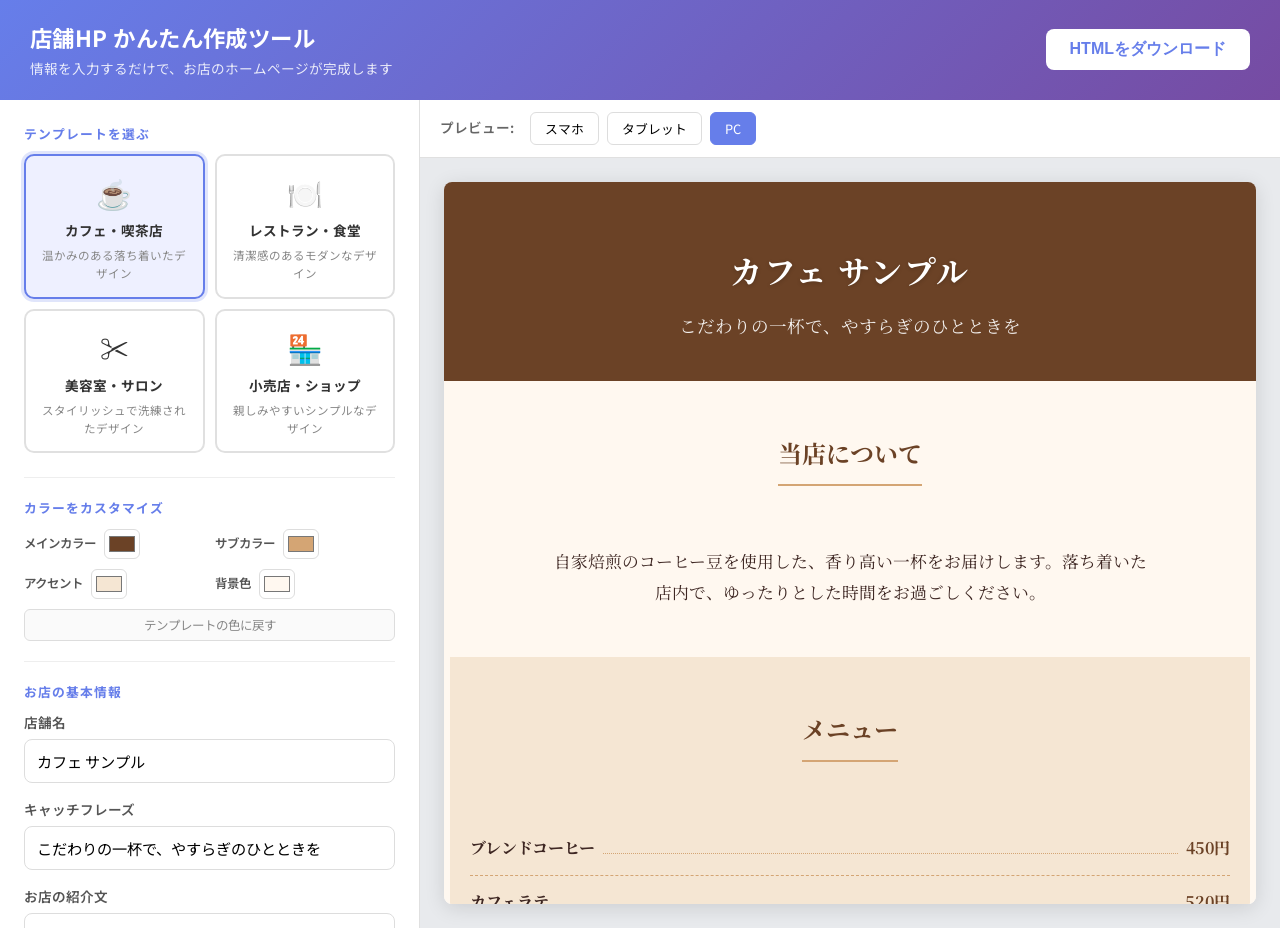
<file: builder/index.html>
<!DOCTYPE html>
<html lang="ja">
<head>
  <meta charset="UTF-8">
  <meta name="viewport" content="width=device-width, initial-scale=1.0">
  <title>店舗HP かんたん作成ツール</title>
  <link rel="preconnect" href="https://fonts.googleapis.com">
  <link href="https://fonts.googleapis.com/css2?family=Noto+Sans+JP:wght@400;600;700&display=swap" rel="stylesheet">
  <link rel="stylesheet" href="style.css">
</head>
<body>

  <!-- ヘッダー -->
  <header class="builder-header">
    <div>
      <h1>店舗HP かんたん作成ツール</h1>
      <div class="subtitle">情報を入力するだけで、お店のホームページが完成します</div>
    </div>
    <button id="download-btn" class="download-btn">HTMLをダウンロード</button>
  </header>

  <div class="builder-main">
    <!-- 左: 入力フォーム -->
    <aside class="form-panel">

      <!-- テンプレート選択 -->
      <div class="section-label">テンプレートを選ぶ</div>
      <div id="template-selector" class="template-grid"></div>

      <hr class="form-divider">

      <!-- カラーカスタマイズ -->
      <div class="section-label">カラーをカスタマイズ</div>
      <div class="color-grid">
        <div class="color-item">
          <label for="color-primary">メインカラー</label>
          <input type="color" id="color-primary" value="#6B4226">
        </div>
        <div class="color-item">
          <label for="color-secondary">サブカラー</label>
          <input type="color" id="color-secondary" value="#D4A574">
        </div>
        <div class="color-item">
          <label for="color-accent">アクセント</label>
          <input type="color" id="color-accent" value="#F5E6D3">
        </div>
        <div class="color-item">
          <label for="color-background">背景色</label>
          <input type="color" id="color-background" value="#FFF8F0">
        </div>
      </div>
      <button type="button" id="reset-colors-btn" class="reset-colors-btn">テンプレートの色に戻す</button>

      <hr class="form-divider">

      <!-- 基本情報 -->
      <div class="section-label">お店の基本情報</div>

      <div class="form-group">
        <label for="shop-name">店舗名</label>
        <input type="text" id="shop-name" placeholder="例: カフェ ひだまり">
      </div>

      <div class="form-group">
        <label for="catchphrase">キャッチフレーズ</label>
        <input type="text" id="catchphrase" placeholder="例: こだわりの一杯で、やすらぎのひとときを">
      </div>

      <div class="form-group">
        <label for="shop-description">お店の紹介文</label>
        <textarea id="shop-description" rows="3" placeholder="お店の特徴やこだわりを書いてください"></textarea>
      </div>

      <hr class="form-divider">

      <!-- 画像アップロード -->
      <div class="section-label">写真を設定</div>

      <div class="form-group">
        <label>ヘッダー画像</label>
        <div class="image-upload-area" id="header-image-area">
          <input type="file" id="header-image-input" accept="image/*" hidden>
          <div class="image-upload-placeholder" id="header-image-placeholder">
            <span class="image-upload-icon">&#128247;</span>
            <span>クリックして画像を選択</span>
            <small>推奨: 横長（1200x400px程度）</small>
          </div>
          <img id="header-image-preview" class="image-preview" hidden>
          <button type="button" class="image-remove-btn" id="header-image-remove" hidden>画像を削除</button>
        </div>
      </div>

      <div class="form-group">
        <label>お店の写真</label>
        <div class="image-upload-area" id="shop-image-area">
          <input type="file" id="shop-image-input" accept="image/*" hidden>
          <div class="image-upload-placeholder" id="shop-image-placeholder">
            <span class="image-upload-icon">&#128247;</span>
            <span>クリックして画像を選択</span>
            <small>推奨: 横長（800x500px程度）</small>
          </div>
          <img id="shop-image-preview" class="image-preview" hidden>
          <button type="button" class="image-remove-btn" id="shop-image-remove" hidden>画像を削除</button>
        </div>
      </div>

      <hr class="form-divider">

      <!-- メニュー・料金 -->
      <div class="section-label">メニュー・料金</div>
      <div id="menu-items"></div>
      <button type="button" id="add-menu-btn" class="add-menu-btn">+ メニューを追加</button>

      <hr class="form-divider">

      <!-- 店舗情報 -->
      <div class="section-label">アクセス・営業情報</div>

      <div class="form-group">
        <label for="address">住所</label>
        <input type="text" id="address" placeholder="例: 東京都渋谷区○○1-2-3">
      </div>

      <div class="form-group">
        <label class="checkbox-label">
          <input type="checkbox" id="show-map" checked>
          Google Mapsを表示する
        </label>
      </div>

      <div class="form-group">
        <label for="phone">電話番号</label>
        <input type="text" id="phone" placeholder="例: 03-1234-5678">
      </div>

      <div class="form-group">
        <label for="hours">営業時間</label>
        <input type="text" id="hours" placeholder="例: 10:00〜20:00">
      </div>

      <div class="form-group">
        <label for="closed">定休日</label>
        <input type="text" id="closed" placeholder="例: 毎週水曜日">
      </div>

      <hr class="form-divider">

      <!-- SNSリンク -->
      <div class="section-label">SNSリンク</div>

      <div class="form-group sns-group">
        <label for="sns-instagram">
          <span class="sns-icon sns-instagram-icon">&#9679;</span> Instagram
        </label>
        <input type="url" id="sns-instagram" placeholder="https://instagram.com/yourshop">
      </div>

      <div class="form-group sns-group">
        <label for="sns-x">
          <span class="sns-icon sns-x-icon">X</span> X (Twitter)
        </label>
        <input type="url" id="sns-x" placeholder="https://x.com/yourshop">
      </div>

      <div class="form-group sns-group">
        <label for="sns-line">
          <span class="sns-icon sns-line-icon">L</span> LINE
        </label>
        <input type="url" id="sns-line" placeholder="https://line.me/R/ti/p/@yourshop">
      </div>

      <div class="form-group sns-group">
        <label for="sns-facebook">
          <span class="sns-icon sns-facebook-icon">f</span> Facebook
        </label>
        <input type="url" id="sns-facebook" placeholder="https://facebook.com/yourshop">
      </div>

    </aside>

    <!-- 右: プレビュー -->
    <section class="preview-panel">
      <div class="preview-toolbar">
        <span>プレビュー:</span>
        <button id="preview-mobile-btn" class="preview-size-btn">スマホ</button>
        <button id="preview-tablet-btn" class="preview-size-btn">タブレット</button>
        <button id="preview-pc-btn" class="preview-size-btn active">PC</button>
      </div>
      <div class="preview-container">
        <div id="preview-frame" class="preview-frame preview-pc"></div>
      </div>
    </section>
  </div>

  <script src="templates.js"></script>
  <script src="builder.js"></script>
</body>
</html>
</file>
<file: builder/style.css>
/* ==========================================
   店舗HP ビルダー - スタイル
   ========================================== */

/* リセット & 基本 */
*, *::before, *::after { margin: 0; padding: 0; box-sizing: border-box; }
body {
  font-family: 'Noto Sans JP', -apple-system, BlinkMacSystemFont, sans-serif;
  background: #f0f2f5;
  color: #333;
  line-height: 1.6;
}

/* ==========================================
   ヘッダー
   ========================================== */
.builder-header {
  background: linear-gradient(135deg, #667eea 0%, #764ba2 100%);
  color: #fff;
  padding: 20px 30px;
  display: flex;
  align-items: center;
  justify-content: space-between;
  box-shadow: 0 2px 10px rgba(0, 0, 0, 0.15);
}
.builder-header h1 {
  font-size: 1.4em;
  font-weight: 700;
  letter-spacing: 0.02em;
}
.builder-header .subtitle {
  font-size: 0.85em;
  opacity: 0.85;
  margin-top: 2px;
}
.download-btn {
  background: #fff;
  color: #667eea;
  border: none;
  padding: 10px 24px;
  border-radius: 8px;
  font-size: 1em;
  font-weight: 700;
  cursor: pointer;
  transition: transform 0.15s, box-shadow 0.15s;
}
.download-btn:hover {
  transform: translateY(-1px);
  box-shadow: 0 4px 12px rgba(0, 0, 0, 0.2);
}

/* ==========================================
   メインレイアウト（左：フォーム / 右：プレビュー）
   ========================================== */
.builder-main {
  display: flex;
  height: calc(100vh - 72px);
}

/* 左サイドバー（入力フォーム） */
.form-panel {
  width: 420px;
  min-width: 360px;
  background: #fff;
  overflow-y: auto;
  border-right: 1px solid #e0e0e0;
  padding: 24px;
}

/* 右エリア（プレビュー） */
.preview-panel {
  flex: 1;
  display: flex;
  flex-direction: column;
  background: #e8eaed;
}

/* ==========================================
   テンプレート選択
   ========================================== */
.section-label {
  font-size: 0.8em;
  font-weight: 700;
  color: #667eea;
  text-transform: uppercase;
  letter-spacing: 0.08em;
  margin-bottom: 10px;
}
.template-grid {
  display: grid;
  grid-template-columns: 1fr 1fr;
  gap: 10px;
  margin-bottom: 24px;
}
.template-card {
  border: 2px solid #e0e0e0;
  border-radius: 10px;
  padding: 14px 12px;
  text-align: center;
  cursor: pointer;
  transition: border-color 0.2s, background 0.2s, transform 0.15s;
  display: flex;
  flex-direction: column;
  align-items: center;
  gap: 4px;
}
.template-card:hover {
  border-color: #667eea;
  background: #f8f7ff;
  transform: translateY(-1px);
}
.template-card.selected {
  border-color: #667eea;
  background: #eef0ff;
  box-shadow: 0 0 0 3px rgba(102, 126, 234, 0.2);
}
.template-icon { font-size: 1.8em; }
.template-card strong { font-size: 0.85em; }
.template-card small { font-size: 0.72em; color: #888; }

/* ==========================================
   カラーカスタマイズ
   ========================================== */
.color-grid {
  display: grid;
  grid-template-columns: 1fr 1fr;
  gap: 10px;
  margin-bottom: 10px;
}
.color-item {
  display: flex;
  align-items: center;
  gap: 8px;
}
.color-item label {
  font-size: 0.78em;
  color: #555;
  font-weight: 600;
  white-space: nowrap;
}
.color-item input[type="color"] {
  width: 36px;
  height: 30px;
  border: 1.5px solid #ddd;
  border-radius: 6px;
  padding: 2px;
  cursor: pointer;
  background: #fff;
}
.color-item input[type="color"]:hover {
  border-color: #667eea;
}
.reset-colors-btn {
  width: 100%;
  padding: 6px;
  border: 1px solid #ddd;
  border-radius: 6px;
  background: #fafafa;
  color: #888;
  font-size: 0.78em;
  cursor: pointer;
  font-family: inherit;
  transition: background 0.2s, color 0.2s;
}
.reset-colors-btn:hover {
  background: #f0f0f0;
  color: #555;
}

/* ==========================================
   フォーム
   ========================================== */
.form-group {
  margin-bottom: 16px;
}
.form-group label {
  display: block;
  font-size: 0.85em;
  font-weight: 600;
  color: #555;
  margin-bottom: 5px;
}
.form-group input[type="text"],
.form-group input[type="url"],
.form-group textarea {
  width: 100%;
  padding: 10px 12px;
  border: 1.5px solid #ddd;
  border-radius: 8px;
  font-size: 0.95em;
  font-family: inherit;
  transition: border-color 0.2s;
}
.form-group input[type="text"]:focus,
.form-group input[type="url"]:focus,
.form-group textarea:focus {
  outline: none;
  border-color: #667eea;
  box-shadow: 0 0 0 3px rgba(102, 126, 234, 0.12);
}
.form-group textarea { resize: vertical; min-height: 80px; }

.form-divider {
  border: none;
  border-top: 1px solid #eee;
  margin: 20px 0;
}

/* チェックボックス */
.checkbox-label {
  display: flex !important;
  align-items: center;
  gap: 6px;
  cursor: pointer;
  font-size: 0.88em !important;
}
.checkbox-label input[type="checkbox"] {
  width: 16px;
  height: 16px;
  accent-color: #667eea;
}

/* ==========================================
   画像アップロード
   ========================================== */
.image-upload-area {
  border: 2px dashed #ddd;
  border-radius: 10px;
  overflow: hidden;
  cursor: pointer;
  transition: border-color 0.2s;
  position: relative;
}
.image-upload-area:hover {
  border-color: #667eea;
}
.image-upload-placeholder {
  padding: 20px;
  text-align: center;
  color: #999;
  display: flex;
  flex-direction: column;
  align-items: center;
  gap: 4px;
}
.image-upload-icon {
  font-size: 2em;
}
.image-upload-placeholder span {
  font-size: 0.85em;
}
.image-upload-placeholder small {
  font-size: 0.72em;
  color: #bbb;
}
.image-preview {
  width: 100%;
  display: block;
  object-fit: cover;
  max-height: 180px;
}
.image-remove-btn {
  display: block;
  width: 100%;
  padding: 6px;
  border: none;
  background: #e57373;
  color: #fff;
  font-size: 0.8em;
  cursor: pointer;
  font-family: inherit;
  transition: background 0.2s;
}
.image-remove-btn:hover {
  background: #d32f2f;
}

/* ==========================================
   SNSリンク
   ========================================== */
.sns-group label {
  display: flex !important;
  align-items: center;
  gap: 6px;
}
.sns-icon {
  display: inline-flex;
  align-items: center;
  justify-content: center;
  width: 20px;
  height: 20px;
  border-radius: 4px;
  font-size: 0.65em;
  font-weight: 700;
  color: #fff;
}
.sns-instagram-icon {
  background: linear-gradient(135deg, #f09433, #e6683c, #dc2743, #cc2366, #bc1888);
}
.sns-x-icon {
  background: #000;
  font-size: 0.7em;
}
.sns-line-icon {
  background: #06C755;
  font-size: 0.72em;
}
.sns-facebook-icon {
  background: #1877F2;
  font-size: 0.72em;
}

/* メニュー項目 */
.menu-item-row {
  display: flex;
  gap: 8px;
  margin-bottom: 8px;
  align-items: center;
}
.menu-item-row input {
  flex: 1;
  padding: 8px 10px;
  border: 1.5px solid #ddd;
  border-radius: 8px;
  font-size: 0.9em;
  font-family: inherit;
}
.menu-item-row input:focus {
  outline: none;
  border-color: #667eea;
}
.menu-item-row .menu-price { max-width: 100px; }
.remove-menu-btn {
  background: none;
  border: 1.5px solid #e57373;
  color: #e57373;
  width: 32px;
  height: 32px;
  border-radius: 50%;
  font-size: 1.1em;
  cursor: pointer;
  transition: background 0.2s, color 0.2s;
  flex-shrink: 0;
  display: flex;
  align-items: center;
  justify-content: center;
}
.remove-menu-btn:hover {
  background: #e57373;
  color: #fff;
}
.add-menu-btn {
  width: 100%;
  padding: 8px;
  border: 2px dashed #bbb;
  border-radius: 8px;
  background: transparent;
  color: #888;
  font-size: 0.9em;
  cursor: pointer;
  transition: border-color 0.2s, color 0.2s;
  font-family: inherit;
}
.add-menu-btn:hover {
  border-color: #667eea;
  color: #667eea;
}

/* ==========================================
   プレビューエリア
   ========================================== */
.preview-toolbar {
  display: flex;
  align-items: center;
  gap: 8px;
  padding: 12px 20px;
  background: #fff;
  border-bottom: 1px solid #e0e0e0;
}
.preview-toolbar span {
  font-size: 0.85em;
  font-weight: 600;
  color: #666;
  margin-right: 8px;
}
.preview-size-btn {
  padding: 6px 14px;
  border: 1.5px solid #ddd;
  border-radius: 6px;
  background: #fff;
  font-size: 0.8em;
  cursor: pointer;
  transition: background 0.2s, border-color 0.2s;
  font-family: inherit;
}
.preview-size-btn:hover { border-color: #667eea; }
.preview-size-btn.active {
  background: #667eea;
  color: #fff;
  border-color: #667eea;
}

.preview-container {
  flex: 1;
  display: flex;
  justify-content: center;
  align-items: flex-start;
  padding: 24px;
  overflow: auto;
}
.preview-frame {
  background: #fff;
  border-radius: 8px;
  box-shadow: 0 4px 20px rgba(0, 0, 0, 0.12);
  overflow: hidden;
  transition: width 0.3s;
}
.preview-frame iframe {
  width: 100%;
  height: 100%;
  border: none;
  display: block;
}
.preview-pc { width: 100%; height: 100%; }
.preview-tablet { width: 768px; height: 100%; }
.preview-mobile { width: 375px; height: 100%; }

/* ==========================================
   トースト通知
   ========================================== */
.toast {
  position: fixed;
  bottom: 30px;
  left: 50%;
  transform: translateX(-50%) translateY(20px);
  background: #333;
  color: #fff;
  padding: 12px 28px;
  border-radius: 8px;
  font-size: 0.95em;
  opacity: 0;
  transition: opacity 0.3s, transform 0.3s;
  z-index: 9999;
  pointer-events: none;
}
.toast.show {
  opacity: 1;
  transform: translateX(-50%) translateY(0);
}

/* ==========================================
   レスポンシブ
   ========================================== */
@media (max-width: 900px) {
  .builder-main {
    flex-direction: column;
    height: auto;
  }
  .form-panel {
    width: 100%;
    min-width: 0;
    border-right: none;
    border-bottom: 1px solid #e0e0e0;
    max-height: 50vh;
  }
  .preview-panel { min-height: 60vh; }
  .preview-frame { width: 100% !important; }
  .builder-header { flex-direction: column; gap: 12px; text-align: center; }
}
</file>
